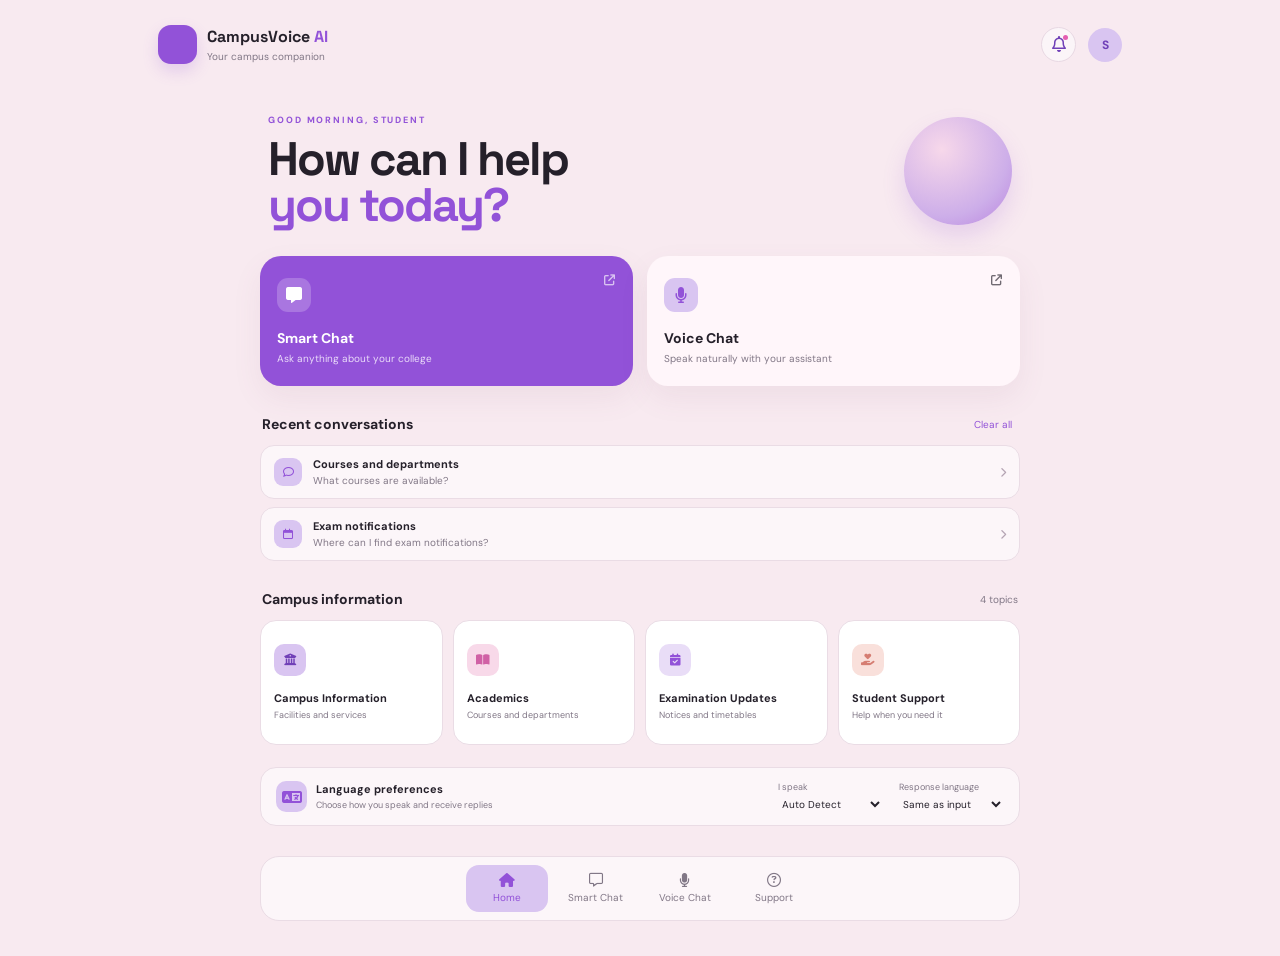
<file: templates/index.html>
<!doctype html>
<html lang="en">
<head>
    <meta charset="utf-8">
        <!-- Google Analytics 4 -->
    <script async src="https://www.googletagmanager.com/gtag/js?id=G-NS8X8F65XN"></script>
    <script>
        window.dataLayer = window.dataLayer || [];
        function gtag(){dataLayer.push(arguments);}
        gtag('js', new Date());
        gtag('config', 'G-NS8X8F65XN');
    </script>
    <meta name="viewport" content="width=device-width, initial-scale=1">
    <meta name="theme-color" content="#F8EAF0">
    <title>CampusVoice AI</title>
    <link rel="preconnect" href="https://fonts.googleapis.com">
    <link rel="preconnect" href="https://fonts.gstatic.com" crossorigin>
    <link href="https://fonts.googleapis.com/css2?family=DM+Sans:wght@400;500;600;700&family=Space+Grotesk:wght@500;600;700&display=swap" rel="stylesheet">
    <link rel="stylesheet" href="https://cdnjs.cloudflare.com/ajax/libs/font-awesome/6.5.0/css/all.min.css">
    <link rel="stylesheet" href="/static/style.css">
</head>
<body>
<main class="app">
    <header class="topbar">
        <button class="round-button mobile-only" id="homeMenu" aria-label="Open menu"><i class="fa-solid fa-bars"></i></button>
        <button class="brand" data-view="home" aria-label="CampusVoice AI home">
            <span class="brand-mark"><i class="fa-solid fa-sparkles"></i></span>
            <span><strong>CampusVoice <b>AI</b></strong><small>Your campus companion</small></span>
        </button>
        <div class="top-actions">
            <button class="round-button" aria-label="Notifications"><i class="fa-regular fa-bell"></i><i class="notification-dot"></i></button>
            <span class="student-avatar">S</span>
        </div>
    </header>

    <section class="view active" id="homeView" aria-label="Home dashboard">
        <div class="home-heading">
            <div><p class="kicker">GOOD MORNING, STUDENT</p><h1>How can I help<br><em>you today?</em></h1></div>
            <div class="welcome-orb" aria-hidden="true"><i class="fa-solid fa-sparkles"></i></div>
        </div>
        <div class="primary-actions">
            <button class="primary-card smart-card" data-view="chat"><span class="card-icon"><i class="fa-solid fa-message"></i></span><strong>Smart Chat</strong><small>Ask anything about your college</small><i class="fa-solid fa-arrow-up-right-from-square card-link"></i></button>
            <button class="primary-card voice-card" data-view="voice"><span class="card-icon"><i class="fa-solid fa-microphone"></i></span><strong>Voice Chat</strong><small>Speak naturally with your assistant</small><i class="fa-solid fa-arrow-up-right-from-square card-link"></i></button>
        </div>
        <div class="section-title"><h2>Recent conversations</h2><button id="clearHistory" class="text-button">Clear all</button></div>
        <div class="recent-list" id="recentList">
            <button class="recent-item" data-question="What courses are available?"><span class="recent-icon"><i class="fa-regular fa-comment"></i></span><span><strong>Courses and departments</strong><small>What courses are available?</small></span><i class="fa-solid fa-chevron-right"></i></button>
            <button class="recent-item" data-question="Where can I find exam notifications?"><span class="recent-icon"><i class="fa-regular fa-calendar"></i></span><span><strong>Exam notifications</strong><small>Where can I find exam notifications?</small></span><i class="fa-solid fa-chevron-right"></i></button>
        </div>
        <div class="section-title features-title"><h2>Campus information</h2><span class="section-count">4 topics</span></div>
        <div class="feature-grid">
            <button class="feature-card" data-question="Tell me about campus facilities."><span class="feature-icon lavender"><i class="fa-solid fa-building-columns"></i></span><strong>Campus Information</strong><small>Facilities and services</small></button>
            <button class="feature-card" data-question="What courses are available?"><span class="feature-icon pink"><i class="fa-solid fa-book-open"></i></span><strong>Academics</strong><small>Courses and departments</small></button>
            <button class="feature-card" data-question="Where can I find exam notifications?"><span class="feature-icon purple"><i class="fa-solid fa-calendar-check"></i></span><strong>Examination Updates</strong><small>Notices and timetables</small></button>
            <button class="feature-card" data-question="How can I contact the college?"><span class="feature-icon peach"><i class="fa-solid fa-hand-holding-heart"></i></span><strong>Student Support</strong><small>Help when you need it</small></button>
        </div>
        <div class="language-settings" id="languageSettings">
            <div><span class="settings-icon"><i class="fa-solid fa-language"></i></span><span><strong>Language preferences</strong><small>Choose how you speak and receive replies</small></span></div>
            <label>I speak<select id="inputLanguage"><option value="auto">Auto Detect</option><option value="te-IN">Telugu</option><option value="en-IN">English</option><option value="hi-IN">Hindi</option><option value="tenglish">Tenglish</option></select></label>
            <label>Response language<select id="outputLanguage"><option value="same">Same as input</option><option value="te-IN">Telugu</option><option value="en-IN">English</option><option value="hi-IN">Hindi</option><option value="tenglish">Tenglish</option></select></label>
        </div>
    </section>

    <section class="view chat-view" id="chatView" aria-label="Smart Chat">
        <div class="screen-header"><button class="back-button" data-view="home" aria-label="Back"><i class="fa-solid fa-arrow-left"></i></button><div><p class="kicker">CAMPUSVOICE AI</p><h2>Smart Chat</h2></div><button class="voice-shortcut" data-view="voice" aria-label="Open voice assistant"><i class="fa-solid fa-microphone"></i></button></div>
        <div class="chat-language-bar"><span><i class="fa-solid fa-language"></i> <b id="chatLanguageSummary">Auto Detect → Same as input</b></span><button data-view="home">Change</button></div>
        <div class="conversation" id="conversation" aria-live="polite">
            <div class="message assistant-message"><div class="message-avatar"><i class="fa-solid fa-sparkles"></i></div><div class="message-bubble"><span class="message-label">CampusVoice AI <b>·</b> Just now</span><p>Hello! Welcome to CampusVoice AI. What would you like to know about your college?</p></div></div>
        </div>
        <div class="suggestions" id="suggestions"><span>Try asking</span><button data-question="What courses are available?">What courses are available?</button><button data-question="Where can I find exam notifications?">Exam notifications</button><button data-question="Tell me about campus facilities.">Campus facilities</button></div>
        <div class="composer"><textarea id="messageInput" rows="1" placeholder="Ask anything about your campus..." aria-label="Your question"></textarea><div class="composer-bottom"><button class="composer-hint" id="languagePrompt" type="button"><i class="fa-solid fa-wand-magic-sparkles"></i> Ask in your language</button><div class="composer-actions"><span id="recordStatus">Ready</span><button id="recordBtn" class="mic-button" aria-label="Start voice recording"><i class="fa-solid fa-microphone"></i></button><button id="sendBtn" class="send-button" aria-label="Send message"><i class="fa-solid fa-arrow-up"></i></button></div></div><div class="language-panel" id="languagePanel" hidden><label for="quickInputLanguage">Input language</label><select id="quickInputLanguage"><option value="auto">Auto Detect</option><option value="te-IN">Telugu (te-IN)</option><option value="en-IN">English (en-IN)</option><option value="hi-IN">Hindi (hi-IN)</option><option value="tenglish">Tenglish (code-mix)</option></select><span id="selectedInputLanguage"></span></div></div>
    </section>

    <section class="view voice-view" id="voiceView" aria-label="Voice Assistant">
        <div class="screen-header"><button class="back-button" data-view="home" aria-label="Back"><i class="fa-solid fa-arrow-left"></i></button><div><p class="kicker">CAMPUSVOICE AI</p><h2>Speaking to CampusVoice AI</h2></div><span class="voice-status-chip" id="voiceStateChip">Ready</span></div>
        <div class="voice-content"><p class="selected-voice-language" id="selectedVoiceLanguage"></p><p class="listening-status" id="voiceStatus">Tap the microphone to start</p><div class="voice-orb" id="voiceOrb"><div class="voice-orbit one"></div><div class="voice-orbit two"></div><div class="voice-core"><i class="fa-solid fa-sparkles"></i></div></div><p class="recognized-label">Recognized question</p><div class="recognized-text" id="recognizedText">Your question will appear here</div><div class="voice-actions"><button class="cancel-button" id="cancelVoice" aria-label="Cancel recording"><i class="fa-solid fa-xmark"></i></button><button class="voice-mic" id="voiceMic" aria-label="Start voice recording"><i class="fa-solid fa-microphone"></i></button><button class="cancel-button" id="replayVoice" aria-label="Replay answer" disabled><i class="fa-solid fa-volume-high"></i></button></div><button class="retry-button" id="confirmVoice" type="button" disabled>Ask CampusVoice AI</button><button class="retry-button" id="retryVoice" type="button">Retry recording</button><p class="voice-error" id="voiceError" role="alert"></p></div>
    </section>

    <nav class="bottom-nav" aria-label="App navigation"><button class="nav-button active" data-view="home"><i class="fa-solid fa-house"></i><span>Home</span></button><button class="nav-button" data-view="chat"><i class="fa-regular fa-message"></i><span>Smart Chat</span></button><button class="nav-button" data-view="voice"><i class="fa-solid fa-microphone"></i><span>Voice Chat</span></button><button class="nav-button" data-view="home"><i class="fa-regular fa-circle-question"></i><span>Support</span></button></nav>
</main>
<script src="/static/script.js"></script>
</body>
</html>
</file>
<file: static/style.css>
:root{--bg:#f8eaf0;--pink:#efa8cd;--lav:#d9c5f1;--purple:#9252d8;--deep:#7040b7;--white:#fff;--ink:#25202a;--muted:#817786;--line:#eadce5;--shadow:0 12px 30px #84527715}
*{box-sizing:border-box}body{margin:0;min-height:100vh;background:var(--bg);color:var(--ink);font-family:"DM Sans",sans-serif}button,textarea,select{font:inherit}button{border:0;cursor:pointer;color:inherit}.app{width:min(100%,1040px);min-height:100vh;margin:auto;padding:25px 38px 35px}.topbar{display:flex;align-items:center;justify-content:space-between;margin-bottom:26px}.brand{display:flex;align-items:center;gap:10px;padding:0;background:transparent;text-align:left}.brand-mark{width:39px;height:39px;display:grid;place-items:center;border-radius:13px;color:#fff;background:var(--purple);box-shadow:0 7px 16px #9252d833}.brand strong,.brand small{display:block}.brand strong{font-family:"Space Grotesk";font-size:16px}.brand strong b{color:var(--purple)}.brand small{margin-top:3px;color:var(--muted);font-size:10px}.top-actions{display:flex;align-items:center;gap:12px}.round-button{position:relative;width:35px;height:35px;border:1px solid #e8d8e3;border-radius:50%;background:#fff8;color:var(--deep)}.notification-dot{position:absolute;top:7px;right:7px;width:5px;height:5px;border-radius:50%;background:#e45db1}.student-avatar{width:34px;height:34px;display:grid;place-items:center;border-radius:50%;color:var(--deep);background:var(--lav);font-size:12px;font-weight:700}.mobile-only{display:none}.view{display:none;width:min(100%,760px);margin:auto}.view.active{display:block}.home-heading{display:flex;justify-content:space-between;align-items:center;padding:24px 8px 28px}.kicker{margin:0 0 10px;color:var(--purple);font-size:9px;font-weight:700;letter-spacing:1.9px}.home-heading h1{margin:0;font:700 clamp(32px,5vw,47px)/.98 "Space Grotesk";letter-spacing:-2px}.home-heading h1 em{color:var(--purple);font-style:normal}.welcome-orb{width:108px;height:108px;display:grid;place-items:center;border-radius:50%;color:#fff;background:radial-gradient(circle at 35% 30%,#f7d8ea,#cdaee9 65%,#b884df);box-shadow:0 12px 22px #9252d82b;font-size:26px}.primary-actions{display:grid;grid-template-columns:1fr 1fr;gap:14px}.primary-card{position:relative;min-height:130px;padding:17px;border-radius:21px;text-align:left;box-shadow:var(--shadow)}.primary-card strong,.primary-card small{display:block}.primary-card strong{margin-top:17px;font-size:14px}.primary-card small{margin-top:5px;color:var(--muted);font-size:10px}.smart-card{background:var(--purple);color:#fff}.voice-card{background:#fff6fa}.smart-card small{color:#eadbf9}.card-icon{width:34px;height:34px;display:grid;place-items:center;border-radius:11px;background:#ffffff35}.voice-card .card-icon{color:var(--purple);background:var(--lav)}.card-link{position:absolute;top:19px;right:18px;font-size:11px;opacity:.65}.section-title{display:flex;align-items:center;justify-content:space-between;margin:29px 2px 12px}.section-title h2{margin:0;font-size:14px}.text-button,.section-count{color:var(--purple);background:transparent;font-size:10px}.section-count{color:var(--muted)}.recent-list{display:grid;gap:8px}.recent-item{display:flex;align-items:center;gap:11px;width:100%;padding:11px 13px;border:1px solid var(--line);border-radius:14px;background:#fff9;text-align:left}.recent-item>span:nth-child(2){flex:1}.recent-item strong,.recent-item small{display:block}.recent-item strong{font-size:11px}.recent-item small{margin-top:3px;color:var(--muted);font-size:10px}.recent-item>i{color:#b4a4b3;font-size:10px}.recent-icon{width:28px;height:28px;display:grid;place-items:center;border-radius:9px;color:var(--purple);background:var(--lav);font-size:11px}.feature-grid{display:grid;grid-template-columns:repeat(4,1fr);gap:10px}.feature-card{min-height:125px;padding:13px;border:1px solid var(--line);border-radius:16px;background:#fff;text-align:left}.feature-icon{width:32px;height:32px;display:grid;place-items:center;margin-bottom:15px;border-radius:10px;font-size:12px}.feature-icon.lavender{color:var(--deep);background:var(--lav)}.feature-icon.pink{color:#d061a5;background:#f8d9e9}.feature-icon.purple{color:var(--purple);background:#e9ddf7}.feature-icon.peach{color:#d57d72;background:#f9e0db}.feature-card strong,.feature-card small{display:block}.feature-card strong{font-size:11px;line-height:1.3}.feature-card small{margin-top:4px;color:var(--muted);font-size:9px}.language-settings{display:flex;align-items:center;gap:16px;margin-top:22px;padding:13px 15px;border:1px solid var(--line);border-radius:16px;background:#fff9}.language-settings>div{display:flex;align-items:center;gap:9px;flex:1}.settings-icon{width:31px;height:31px;display:grid;place-items:center;border-radius:10px;color:var(--purple);background:var(--lav)}.language-settings strong,.language-settings small{display:block}.language-settings strong{font-size:11px}.language-settings small{margin-top:3px;color:var(--muted);font-size:9px}.language-settings label{display:grid;gap:4px;color:var(--muted);font-size:9px}.language-settings select{min-width:105px;border:0;outline:0;color:var(--ink);background:transparent;font-size:10px}.screen-header{display:flex;align-items:center;gap:12px;margin:12px 0 18px}.screen-header h2{margin:0;font:700 23px "Space Grotesk"}.back-button{width:34px;height:34px;border-radius:50%;color:var(--deep);background:#fff9}.voice-shortcut{width:35px;height:35px;margin-left:auto;border-radius:50%;color:var(--purple);background:var(--lav)}.chat-language-bar{display:flex;justify-content:space-between;align-items:center;padding:9px 12px;border-radius:11px;color:var(--muted);background:#fff8;font-size:10px}.chat-language-bar i{color:var(--purple)}.chat-language-bar button{color:var(--purple);background:transparent;font-size:10px}.conversation{display:grid;gap:14px;max-height:430px;overflow:auto;padding:25px 2px 12px}.message{display:flex;gap:9px;max-width:79%}.user-message{margin-left:auto;flex-direction:row-reverse}.message-avatar{width:29px;height:29px;flex:0 0 29px;display:grid;place-items:center;border-radius:10px;color:var(--purple);background:var(--lav);font-size:11px}.user-message .message-avatar{color:#d061a5;background:#f8d9e9}.message-bubble{padding:11px 14px;border-radius:4px 16px 16px 16px;background:#fff;box-shadow:var(--shadow)}.user-message .message-bubble{border-radius:16px 4px 16px 16px;color:#fff;background:var(--purple)}.message-label{display:block;margin-bottom:5px;color:var(--muted);font-size:9px;font-weight:700}.user-message .message-label{color:#e9d8fa}.message p{margin:0;font-size:12px;line-height:1.55}.suggestions{display:flex;flex-wrap:wrap;gap:7px;align-items:center;margin:8px 0 16px}.suggestions>span{margin-right:3px;color:var(--muted);font-size:10px}.suggestions button{padding:8px 11px;border:1px solid var(--line);border-radius:17px;color:var(--muted);background:#fff;font-size:10px}.composer{padding:13px 15px 11px;border:1px solid #dfc9d9;border-radius:17px;background:#fff;box-shadow:var(--shadow)}.composer textarea{display:block;width:100%;min-height:30px;max-height:100px;resize:none;border:0;outline:0;color:var(--ink);background:transparent;font-size:13px}.composer textarea::placeholder{color:#a494a1}.composer-bottom{display:flex;justify-content:space-between;align-items:center;margin-top:8px}.composer-hint,.composer-actions>span{color:var(--muted);font-size:10px}.composer-hint i{margin-right:5px;color:var(--purple)}.composer-actions{display:flex;align-items:center;gap:8px}.mic-button,.send-button,.voice-mic,.cancel-button{width:35px;height:35px;border-radius:50%}.mic-button{color:var(--purple);background:var(--lav)}.mic-button.recording{color:#fff;background:#e45db1}.mic-button.processing{color:#fff;background:var(--deep)}.send-button,.voice-mic{color:#fff;background:var(--purple)}.voice-view{min-height:calc(100vh - 135px);padding-bottom:30px}.voice-status-chip{margin-left:auto;padding:7px 10px;border-radius:15px;color:var(--deep);background:var(--lav);font-size:9px}.voice-content{text-align:center}.listening-status{margin:27px 0 12px;color:var(--muted);font-size:12px}.voice-orb{position:relative;width:min(70vw,270px);height:min(70vw,270px);display:grid;place-items:center;margin:0 auto 34px;border-radius:50%;background:radial-gradient(circle,#fff 0 24%,#f7d9e9 25% 44%,#eacbed 45% 65%,#f6e5f0 66% 100%);box-shadow:0 15px 35px #9252d82b}.voice-orbit{position:absolute;border:9px solid var(--pink);border-radius:50%;opacity:.8}.voice-orbit.one{width:74%;height:44%;border-left-color:var(--purple);transform:rotate(28deg)}.voice-orbit.two{width:82%;height:54%;border-top-color:var(--purple);transform:rotate(-30deg)}.voice-core{z-index:1;width:74px;height:74px;display:grid;place-items:center;border-radius:50%;color:#fff;background:linear-gradient(140deg,var(--deep),var(--pink));font-size:25px}.voice-orb.listening .voice-core,.voice-orb.recording .voice-core{box-shadow:0 0 0 13px #efa8cd55}.recognized-label{margin:0 0 8px;color:var(--muted);font-size:10px}.recognized-text{min-height:42px;padding:12px 16px;border-radius:14px;color:var(--ink);background:#fff;font-size:13px}.voice-actions{display:flex;justify-content:center;align-items:center;gap:17px;margin-top:27px}.voice-mic{width:62px;height:62px;font-size:21px;box-shadow:0 9px 20px #9252d83b}.cancel-button{color:var(--muted);background:#fff}.cancel-button:disabled{opacity:.35}.voice-error{min-height:18px;margin:16px 0 0;color:#b24c72;font-size:11px}.bottom-nav{display:flex;justify-content:center;gap:7px;width:min(100%,760px);margin:30px auto 0;padding:8px;border:1px solid var(--line);border-radius:19px;background:#fff9}.nav-button{display:grid;gap:4px;justify-items:center;min-width:82px;padding:8px 12px;border-radius:13px;color:var(--muted);background:transparent;font-size:10px}.nav-button i{font-size:14px}.nav-button.active,.nav-button:hover{color:var(--purple);background:var(--lav)}.typing{display:flex;gap:4px}.typing i{width:5px;height:5px;border-radius:50%;background:var(--muted)}
@media(max-width:700px){.app{padding:17px 14px 18px}.mobile-only{display:block}.brand small{display:none}.topbar{margin-bottom:13px}.topbar .brand{margin-left:auto;margin-right:auto}.top-actions{gap:7px}.home-heading{padding:22px 4px 23px}.welcome-orb{width:82px;height:82px;font-size:20px}.primary-card{min-height:122px}.feature-grid{grid-template-columns:1fr 1fr}.feature-card{min-height:112px}.language-settings{display:grid;grid-template-columns:1fr 1fr}.language-settings>div{grid-column:1/-1}.language-settings label{min-width:0}.language-settings select{min-width:0;width:100%}.bottom-nav{position:sticky;bottom:10px;margin-top:24px}.nav-button{min-width:0;flex:1;padding:8px 4px}.conversation{max-height:calc(100vh - 410px)}.composer{position:sticky;bottom:0}.composer-hint,.composer-actions>span{display:none}.voice-view{min-height:calc(100vh - 105px)}.voice-orb{margin-bottom:27px}}
@media(max-width:390px){.app{padding-left:10px;padding-right:10px}.feature-card{padding:10px}.feature-card strong{font-size:10px}.nav-button{font-size:9px}}
 .composer-hint{padding:0;background:transparent;cursor:pointer}.language-panel{display:flex;align-items:center;gap:8px;margin-top:10px;padding-top:10px;border-top:1px solid var(--line);color:var(--muted);font-size:10px}.language-panel select{border:1px solid var(--line);border-radius:8px;padding:4px;color:var(--ink);background:#fff;font-size:10px}.language-panel span{color:var(--purple)}.selected-voice-language{margin:0;color:var(--purple);font-size:10px}.retry-button{margin-top:14px;padding:8px 14px;border:1px solid var(--line);border-radius:17px;color:var(--purple);background:#fff;font-size:10px}
 .voice-mic.recording{background:#e45db1;box-shadow:0 0 0 8px #e45db133,0 0 0 16px #e45db11a}.cancel-button.playing,.cancel-button.playing i{color:#fff;background:var(--deep)}
</file>
